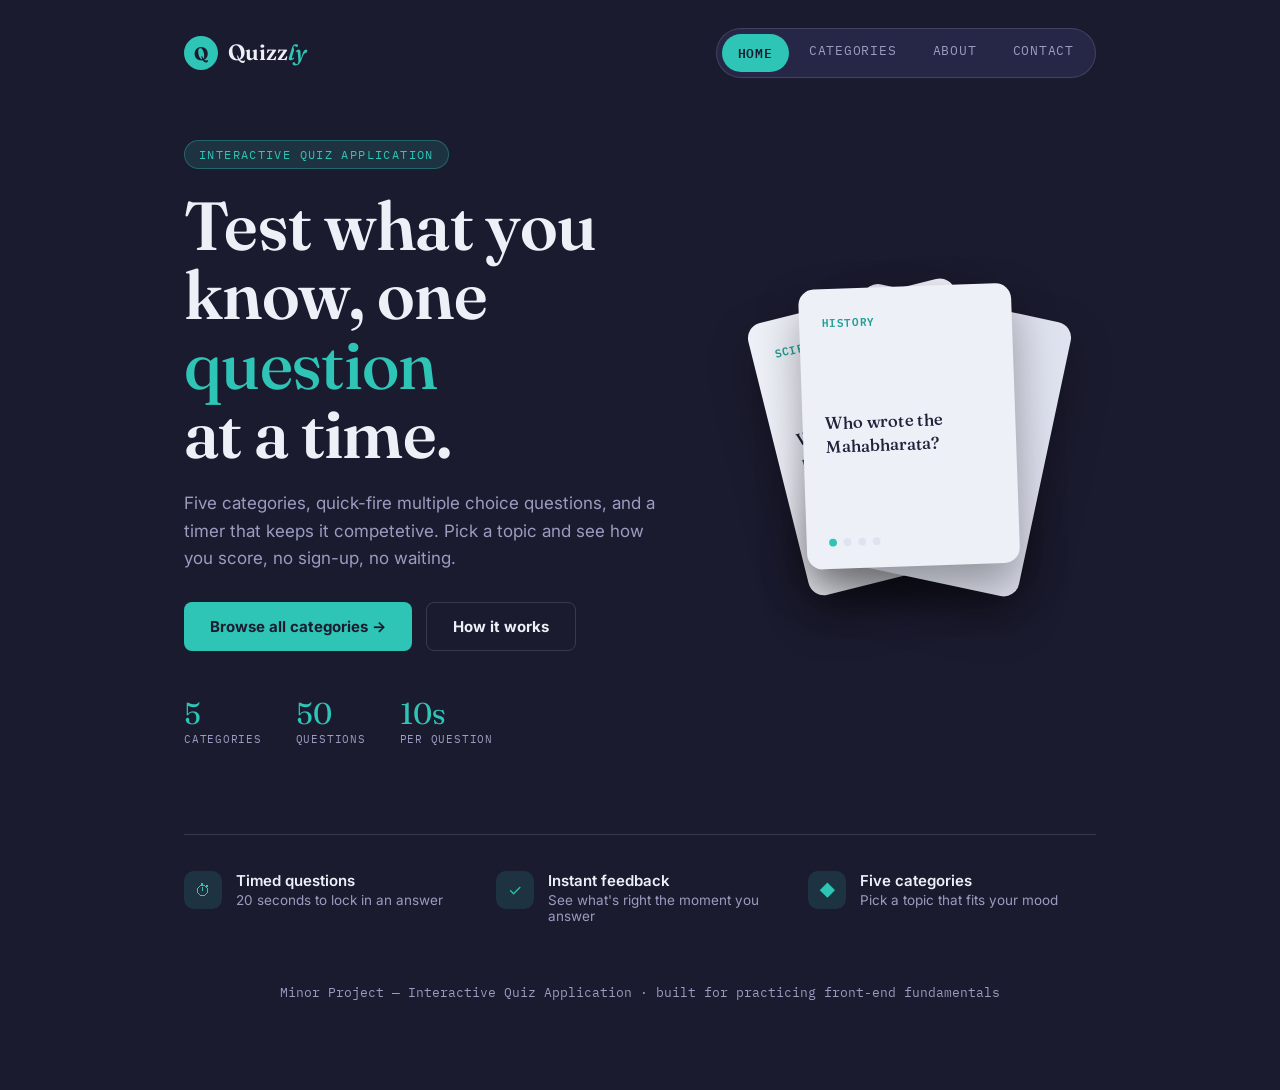
<file: index.html>
<!DOCTYPE html>
<html lang="en">
<head>
<meta charset="UTF-8">
<meta name="viewport" content="width=device-width, initial-scale=1.0">
<title>Quizzly — Test What You Know</title>
<link rel="preconnect" href="https://fonts.googleapis.com">
<link href="https://fonts.googleapis.com/css2?family=Fraunces:ital,opsz,wght@0,9..144,400;0,9..144,600;0,9..144,700;1,9..144,500&family=Inter:wght@400;500;600;700&family=IBM+Plex+Mono:wght@400;500;600&display=swap" rel="stylesheet">
<link rel="stylesheet" href="CSS/styles.css">
</head>
<body>

<header class="topbar">
  <div class="topbar-inner">
    <a class="brand" href="index.html">
      <div class="mark">Q</div>
      <div class="name">Quizz<em>ly</em></div>
    </a>
    <nav class="tabs" aria-label="Primary">
      <a href="index.html" data-page="home">Home</a>
      <a href="categories.html" data-page="categories">Categories</a>
      <a href="about.html" data-page="about">About</a>
      <a href="contact.html" data-page="contact">Contact</a>
    </nav>
  </div>
</header>

<div class="shell">
  <main class="view">
    <section class="hero hero-full">
      <div class="hero-copy">
        <span class="eyebrow">Interactive Quiz Application</span>
        <h1>Test what you<br>know, one <span class="accent">question</span><br>at a time.</h1>
        <p class="lede">Five categories, quick-fire multiple choice questions, and a timer that keeps it competetive. Pick a topic and see how you score, no sign-up, no waiting.</p>
        <div class="cta-row">
          <a class="btn btn-lg" href="categories.html">Browse all categories →</a>
          <a class="btn ghost btn-lg" href="about.html">How it works</a>
        </div>
        <div class="stats-row">
          <div class="stat"><div class="num" id="statCats"></div><div class="label">Categories</div></div>
          <div class="stat"><div class="num" id="statQs"></div><div class="label">Questions</div></div>
          <div class="stat"><div class="num">10s</div><div class="label">Per question</div></div>
        </div>
      </div>
      <div class="deck deck-lg" aria-hidden="true">
        <div class="card"><span class="tag">Science</span><div class="q">What is the powerhouse of the cell?</div><div class="dot-row"><span></span><span></span><span></span><span></span></div></div>
        <div class="card"><span class="tag">History</span><div class="q">Who wrote the Mahabharata?</div><div class="dot-row"><span></span><span></span><span></span><span></span></div></div>
        <div class="card"><span class="tag">Tech</span><div class="q">What does HTML stand for?</div><div class="dot-row"><span></span><span></span><span></span><span></span></div></div>
      </div>
    </section>

    <div class="highlights-row">
      <div class="highlight-item">
        <span class="hi-icon">⏱</span>
        <div><strong>Timed questions</strong><span>20 seconds to lock in an answer</span></div>
      </div>
      <div class="highlight-item">
        <span class="hi-icon">✓</span>
        <div><strong>Instant feedback</strong><span>See what's right the moment you answer</span></div>
      </div>
      <div class="highlight-item">
        <span class="hi-icon">◆</span>
        <div><strong>Five categories</strong><span>Pick a topic that fits your mood</span></div>
      </div>
    </div>
  </main>
  <footer>Minor Project — Interactive Quiz Application &middot; built for practicing front-end fundamentals</footer>
</div>

<script src="Js/data.js"></script>
<script>
  document.getElementById('statCats').textContent = CATEGORIES.length;
  document.getElementById('statQs').textContent = Object.values(QUESTIONS).reduce((a,b)=>a+b.length,0);
  markActiveNav('home');
</script>
</body>
</html>
</file>
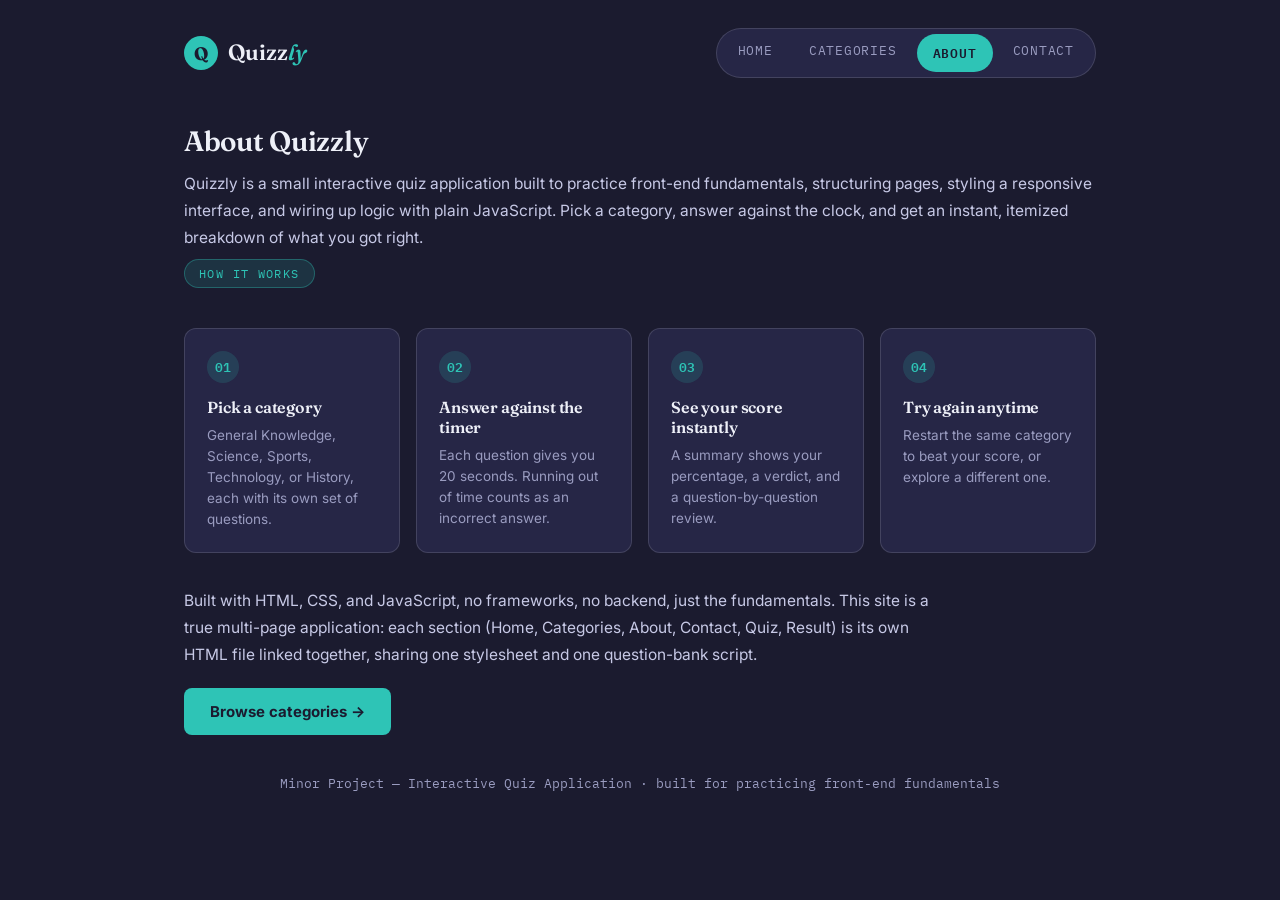
<file: about.html>
<!DOCTYPE html>
<html lang="en">
<head>
<meta charset="UTF-8">
<meta name="viewport" content="width=device-width, initial-scale=1.0">
<title>About — Quizzly</title>
<link rel="preconnect" href="https://fonts.googleapis.com">
<link href="https://fonts.googleapis.com/css2?family=Fraunces:ital,opsz,wght@0,9..144,400;0,9..144,600;0,9..144,700;1,9..144,500&family=Inter:wght@400;500;600;700&family=IBM+Plex+Mono:wght@400;500;600&display=swap" rel="stylesheet">
<link rel="stylesheet" href="CSS/styles.css">
</head>
<body>

<header class="topbar">
  <div class="topbar-inner">
    <a class="brand" href="index.html">
      <div class="mark">Q</div>
      <div class="name">Quizz<em>ly</em></div>
    </a>
    <nav class="tabs" aria-label="Primary">
      <a href="index.html" data-page="home">Home</a>
      <a href="categories.html" data-page="categories">Categories</a>
      <a href="about.html" data-page="about">About</a>
      <a href="contact.html" data-page="contact">Contact</a>
    </nav>
  </div>
</header>

<div class="shell">
  <main class="view">
    <div class="about-intro">
      <h2 class="page-title">About Quizzly</h2>
      <p>Quizzly is a small interactive quiz application built to practice front-end fundamentals, structuring pages, styling a responsive interface, and wiring up logic with plain JavaScript. Pick a category, answer against the clock, and get an instant, itemized breakdown of what you got right.</p>
    </div>

    <span class="eyebrow">How it works</span>
    <div class="step-grid step-grid-row">
      <div class="step-card">
        <div class="num">01</div>
        <h3>Pick a category</h3>
        <p>General Knowledge, Science, Sports, Technology, or History, each with its own set of questions.</p>
      </div>
      <div class="step-card">
        <div class="num">02</div>
        <h3>Answer against the timer</h3>
        <p>Each question gives you 20 seconds. Running out of time counts as an incorrect answer.</p>
      </div>
      <div class="step-card">
        <div class="num">03</div>
        <h3>See your score instantly</h3>
        <p>A summary shows your percentage, a verdict, and a question-by-question review.</p>
      </div>
      <div class="step-card">
        <div class="num">04</div>
        <h3>Try again anytime</h3>
        <p>Restart the same category to beat your score, or explore a different one.</p>
      </div>
    </div>

    <div class="about-outro">
      <p>Built with HTML, CSS, and JavaScript, no frameworks, no backend, just the fundamentals. This site is a true multi-page application: each section (Home, Categories, About, Contact, Quiz, Result) is its own HTML file linked together, sharing one stylesheet and one question-bank script.</p>
      <a class="btn" href="categories.html">Browse categories →</a>
    </div>
  </main>
  <footer>Minor Project — Interactive Quiz Application &middot; built for practicing front-end fundamentals</footer>
</div>

<script src="Js/data.js"></script>
<script>markActiveNav('about');</script>
</body>
</html>
</file>
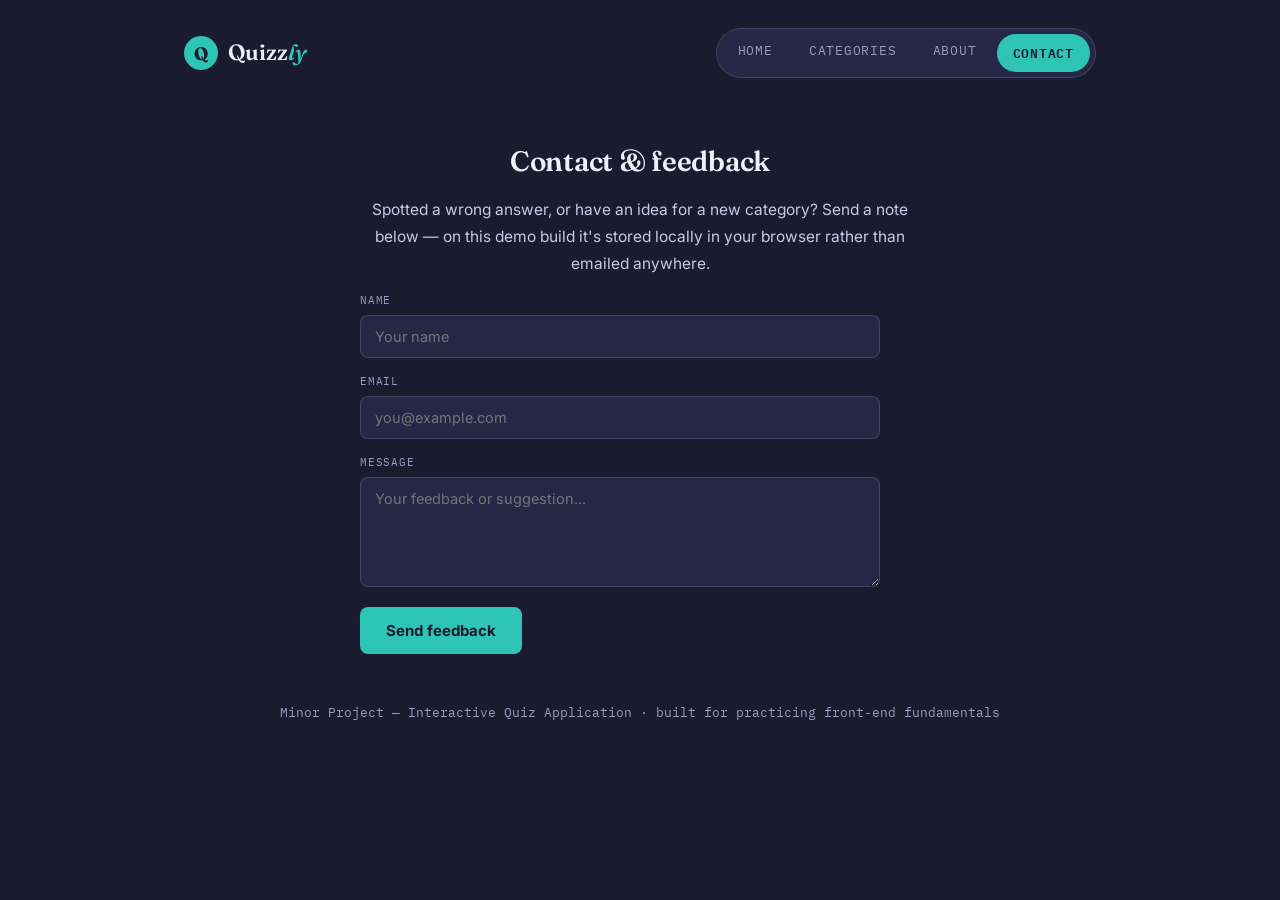
<file: contact.html>
<!DOCTYPE html>
<html lang="en">
<head>
<meta charset="UTF-8">
<meta name="viewport" content="width=device-width, initial-scale=1.0">
<title>Contact — Quizzly</title>
<link rel="preconnect" href="https://fonts.googleapis.com">
<link href="https://fonts.googleapis.com/css2?family=Fraunces:ital,opsz,wght@0,9..144,400;0,9..144,600;0,9..144,700;1,9..144,500&family=Inter:wght@400;500;600;700&family=IBM+Plex+Mono:wght@400;500;600&display=swap" rel="stylesheet">
<link rel="stylesheet" href="CSS/styles.css">
</head>
<body>

<header class="topbar">
  <div class="topbar-inner">
    <a class="brand" href="index.html">
      <div class="mark">Q</div>
      <div class="name">Quizz<em>ly</em></div>
    </a>
    <nav class="tabs" aria-label="Primary">
      <a href="index.html" data-page="home">Home</a>
      <a href="categories.html" data-page="categories">Categories</a>
      <a href="about.html" data-page="about">About</a>
      <a href="contact.html" data-page="contact">Contact</a>
    </nav>
  </div>
</header>

<div class="shell">
  <main class="view">
    <div class="prose prose-center">
      <h2 style="margin-top:36px;">Contact &amp; feedback</h2>
      <p>Spotted a wrong answer, or have an idea for a new category? Send a note below — on this demo build it's stored locally in your browser rather than emailed anywhere.</p>
      <form class="contact-form" id="contactForm">
        <div class="field">
          <label for="cName">Name</label>
          <input id="cName" type="text" required placeholder="Your name">
        </div>
        <div class="field">
          <label for="cEmail">Email</label>
          <input id="cEmail" type="email" required placeholder="you@example.com">
        </div>
        <div class="field">
          <label for="cMsg">Message</label>
          <textarea id="cMsg" required placeholder="Your feedback or suggestion..."></textarea>
        </div>
        <div>
          <button type="submit" class="btn">Send feedback</button>
        </div>
        <div class="form-note" id="formNote">Thanks — your feedback has been noted. This is a front-end demo, so nothing is sent to a server.</div>
      </form>
    </div>
  </main>
  <footer>Minor Project — Interactive Quiz Application &middot; built for practicing front-end fundamentals</footer>
</div>

<script src="Js/data.js"></script>
<script>
  markActiveNav('contact');
  document.getElementById('contactForm').addEventListener('submit', function(e){
    e.preventDefault();
    document.getElementById('formNote').classList.add('show');
    e.target.reset();
  });
</script>
</body>
</html>
</file>
<file: CSS/styles.css>
:root{
  font-size:16px;
}
*{box-sizing:border-box;}
html,body{margin:0;padding:0;}
body{
  background:#1B1B2F;
  color:#EEF0F8;
  font-family:'Inter',sans-serif;
  min-height:100vh;
  -webkit-font-smoothing:antialiased;
  overflow-x:hidden;
}

h1,h2,h3,.display{
  font-family:'Fraunces',serif;
  font-weight:600;
  letter-spacing:-0.01em;
}
.mono{
  font-family:'IBM Plex Mono',monospace;
  text-transform:uppercase;
  letter-spacing:0.08em;
}
a{color:inherit; text-decoration:none;}
button{font-family:inherit;cursor:pointer;}

.shell{
  max-width:960px;
  margin:0 auto;
  padding:0 24px 80px;
}
.shell-wide{
  max-width:1120px;
}
header.topbar{
  display:flex;
  align-items:center;
  justify-content:space-between;
  padding:28px 24px 10px;
  max-width:960px;
  margin:0 auto;
}
.topbar-inner{display:flex;align-items:center;justify-content:space-between;gap:20px;width:100%;}
.brand{
  display:flex;
  align-items:baseline;
  gap:10px;
}
.brand .mark{
  width:34px;height:34px;
  border-radius:50%;
  background:#2EC4B6;
  display:flex;align-items:center;justify-content:center;
  color:#1B1B2F;
  font-family:'Fraunces',serif;
  font-weight:700;
  font-size:18px;
  flex-shrink:0;
}
.brand .name{
  font-size:22px;
  font-family:'Fraunces',serif;
  font-weight:600;
}
.brand .name em{
  font-style:italic;
  color:#2EC4B6;
}

nav.tabs{
  display:flex;
  gap:4px;
  background:#262646;
  padding:5px;
  border-radius:999px;
  border:1px solid rgba(238,240,248,0.14);
}
nav.tabs a{
  background:transparent;
  border:none;
  color:#9A9CC0;
  padding:8px 16px;
  border-radius:999px;
  font-size:13px;
  font-family:'IBM Plex Mono',monospace;
  letter-spacing:0.06em;
  text-transform:uppercase;
  transition:background .25s ease, color .25s ease;
  white-space:nowrap;
  display:inline-block;
}
nav.tabs a.active{
  background:#2EC4B6;
  color:#1B1B2F;
  font-weight:600;
}
nav.tabs a:hover:not(.active){
  color:#EEF0F8;
}
@media (max-width:640px){
  header.topbar{flex-direction:column;align-items:stretch;gap:16px;padding:20px 16px 6px;}
  .shell{padding:0 16px 60px;}
  nav.tabs{overflow-x:auto;justify-content:flex-start;}
}

.hero{
  padding:56px 0 40px;
  display:grid;
  grid-template-columns:1.1fr 0.9fr;
  gap:40px;
  align-items:center;
}
@media (max-width:760px){
  .hero{grid-template-columns:1fr; padding:32px 0 20px;}
}
.hero h1{
  font-size:clamp(36px,6vw,58px);
  line-height:1.02;
  margin:0 0 18px;
}
.hero h1 .accent{color:#2EC4B6; font-weight:500;}
.hero p.lede{
  font-size:17px;
  color:#9A9CC0;
  max-width:44ch;
  line-height:1.6;
  margin:0 0 30px;
}

/* full-focus home hero — the sole centerpiece of the home page */
.hero-full{
  min-height:calc(100vh - 170px);
  padding:40px 0 60px;
  grid-template-columns:1.15fr 0.85fr;
  gap:56px;
}
@media (max-width:760px){
  .hero-full{min-height:0; padding:24px 0 30px;}
}
.hero-copy{max-width:620px;}
.eyebrow{
  display:inline-block;
  font-family:'IBM Plex Mono',monospace;
  font-size:11.5px;
  letter-spacing:0.12em;
  text-transform:uppercase;
  color:#2EC4B6;
  background:rgba(46,196,182,0.14);
  border:1px solid rgba(46,196,182,0.35);
  border-radius:999px;
  padding:6px 14px;
  margin-bottom:22px;
}
.hero-full h1{
  font-size:clamp(42px,6.4vw,68px);
  margin-bottom:22px;
}
.hero-full .lede{
  font-size:18.5px;
  max-width:48ch;
  margin-bottom:36px;
}
.cta-row{display:flex; gap:14px; flex-wrap:wrap; margin-bottom:44px;}
.btn-lg{padding:17px 32px; font-size:16.5px; border-radius:10px;}

.highlights-row{
  display:flex;
  flex-direction:row;
  justify-content:space-between;
  gap:24px;
  margin-top:16px;
  padding-top:36px;
  padding-bottom:20px;
  border-top:1px solid rgba(238,240,248,0.14);
}
@media (max-width:760px){
  .highlights-row{flex-direction:column;}
}
.highlight-item{
  display:flex;
  align-items:flex-start;
  gap:14px;
  flex:1;
}
.highlight-item .hi-icon{
  width:38px;height:38px;
  flex-shrink:0;
  border-radius:10px;
  background:rgba(46,196,182,0.14);
  color:#2EC4B6;
  display:flex;align-items:center;justify-content:center;
  font-size:16px;
}
.highlight-item div{display:flex; flex-direction:column; gap:2px;}
.highlight-item strong{font-size:15px; font-weight:600; color:#EEF0F8;}
.highlight-item span{font-size:13.5px; color:#9A9CC0;}

.deck-lg{transform:scale(1.12); transform-origin:center;}
@media (max-width:760px){ .deck-lg{transform:none;} }
.btn{
  display:inline-flex;
  align-items:center;
  gap:10px;
  background:#2EC4B6;
  color:#1B1B2F;
  border:none;
  padding:14px 26px;
  border-radius:8px;
  font-weight:700;
  font-size:15px;
  transition:transform .18s ease, background .18s ease;
}
.btn:hover{background:#1E9E92; transform:translateY(-2px);}
.btn.ghost{
  background:transparent;
  color:#EEF0F8;
  border:1px solid rgba(238,240,248,0.14);
}
.btn.ghost:hover{border-color:#2EC4B6; color:#2EC4B6; background:transparent;}
.btn.small{padding:9px 16px; font-size:13px;}
.btn:disabled{opacity:.4; cursor:not-allowed; transform:none;}

/* fanned card stack — signature motif */
.deck{
  position:relative;
  height:280px;
}
.deck .card{
  position:absolute;
  top:0;left:50%;
  width:190px;height:250px;
  background:#EEF0F8;
  border-radius:14px;
  box-shadow:0 20px 40px rgba(0,0,0,0.35);
  transform-origin:bottom center;
  padding:20px;
  color:#22223B;
  display:flex;
  flex-direction:column;
  justify-content:space-between;
}
.deck .card:nth-child(1){transform:translateX(-50%) rotate(-14deg) translateY(6px); z-index:1;}
.deck .card:nth-child(2){transform:translateX(-50%) rotate(-2deg); z-index:2;}
.deck .card:nth-child(3){transform:translateX(-50%) rotate(12deg) translateY(10px); z-index:1; background:#DFE2EF;}
.deck .card .tag{
  font-family:'IBM Plex Mono',monospace;
  font-size:10px;
  text-transform:uppercase;
  letter-spacing:0.08em;
  color:#1E9E92;
  font-weight:600;
}
.deck .card .q{
  font-family:'Fraunces',serif;
  font-size:15px;
  line-height:1.35;
  font-weight:500;
}
.deck .card .dot-row{display:flex; gap:6px;}
.deck .card .dot-row span{width:7px;height:7px;border-radius:50%;background:#DFE2EF;display:block;}
.deck .card:nth-child(2) .dot-row span:nth-child(1){background:#2EC4B6;}
@media (max-width:760px){ .deck{height:220px; margin-top:10px;} .deck .card{width:150px; height:190px; padding:14px;} }

.stats-row{
  display:flex;
  gap:34px;
  margin-top:36px;
  flex-wrap:wrap;
}
.stats-row .stat .num{
  font-family:'Fraunces',serif;
  font-size:30px;
  color:#2EC4B6;
}
.stats-row .stat .label{
  font-family:'IBM Plex Mono',monospace;
  font-size:11px;
  text-transform:uppercase;
  letter-spacing:0.07em;
  color:#9A9CC0;
}

.section-head{
  display:flex;
  align-items:baseline;
  justify-content:space-between;
  margin:56px 0 22px;
  border-bottom:1px solid rgba(238,240,248,0.14);
  padding-bottom:14px;
}
.section-head h2{font-size:26px; margin:0;}
.section-head .count{font-family:'IBM Plex Mono',monospace; font-size:12px; color:#9A9CC0;}

/* ===== Category cards ===== */
.cat-grid{
  display:grid;
  grid-template-columns:repeat(auto-fill,minmax(210px,1fr));
  gap:16px;
}
.cat-card{
  background:#262646;
  border:1px solid rgba(238,240,248,0.14);
  border-radius:12px;
  padding:22px;
  text-align:left;
  color:#EEF0F8;
  transition:border-color .2s ease, transform .2s ease;
  display:flex;
  flex-direction:column;
  gap:14px;
  position:relative;
  overflow:hidden;
  width:100%;
}
.cat-card:hover{border-color:#2EC4B6; transform:translateY(-3px);}
.cat-card .icon{
  width:40px;height:40px;
  border-radius:10px;
  display:flex;align-items:center;justify-content:center;
  background:rgba(46,196,182,0.16);
  color:#2EC4B6;
}
.cat-card h3{font-size:18px; margin:0;}
.cat-card p{font-size:13px; color:#9A9CC0; margin:0; line-height:1.5;}
.cat-card .meta{font-family:'IBM Plex Mono',monospace; font-size:11px; color:#9A9CC0; text-transform:uppercase; letter-spacing:.06em;}

/* ===== Quiz page ===== */
.quiz-wrap{
  display:flex;
  flex-direction:column;
  align-items:center;
  padding:30px 0 10px;
}
.quiz-top{
  display:flex;
  justify-content:space-between;
  align-items:center;
  width:100%;
  max-width:620px;
  margin-bottom:26px;
}
.progress-track{
  flex:1;
  height:5px;
  background:#262646;
  border-radius:3px;
  margin:0 20px;
  overflow:hidden;
}
.progress-fill{
  height:100%;
  background:#2EC4B6;
  border-radius:3px;
  transition:width .3s ease;
}
.timer-ring{position:relative; width:56px; height:56px; flex-shrink:0;}
.timer-ring svg{transform:rotate(-90deg);}
.timer-ring circle{fill:none; stroke-width:5;}
.timer-ring .bg{stroke:#262646;}
.timer-ring .fg{stroke:#2EC4B6; stroke-linecap:round; transition:stroke-dashoffset 1s linear, stroke .3s ease;}
.timer-ring .num{
  position:absolute; inset:0;
  display:flex;align-items:center;justify-content:center;
  font-family:'IBM Plex Mono',monospace;
  font-size:15px; font-weight:600;
}
.timer-ring.warn .fg{stroke:#E63946;}

.q-card{
  width:100%;
  max-width:620px;
  background:#EEF0F8;
  color:#22223B;
  border-radius:18px;
  padding:36px 32px;
  box-shadow:0 24px 50px rgba(0,0,0,0.35);
}
.q-card .cat-tag{
  font-family:'IBM Plex Mono',monospace;
  font-size:11px;
  text-transform:uppercase;
  letter-spacing:0.08em;
  color:#1E9E92;
  font-weight:600;
  margin-bottom:12px;
  display:block;
}
.q-card h3{font-size:23px; line-height:1.35; margin:0 0 26px;}
.options{display:flex; flex-direction:column; gap:11px;}
.opt{
  text-align:left;
  background:#fff;
  border:1.5px solid #DFE2EF;
  border-radius:10px;
  padding:14px 18px;
  font-size:15px;
  color:#22223B;
  display:flex;
  align-items:center;
  gap:12px;
  transition:border-color .15s ease, background .15s ease, transform .1s ease;
  width:100%;
}
.opt .letter{
  width:26px;height:26px;
  border-radius:50%;
  background:#DFE2EF;
  display:flex;align-items:center;justify-content:center;
  font-family:'IBM Plex Mono',monospace;
  font-size:12px;
  font-weight:600;
  flex-shrink:0;
}
.opt:hover:not(:disabled){border-color:#1E9E92; transform:translateX(2px);}
.opt.correct{background:rgba(67,170,139,0.16); border-color:#43AA8B;}
.opt.correct .letter{background:#43AA8B; color:#fff;}
.opt.wrong{background:rgba(230,57,70,0.12); border-color:#E63946;}
.opt.wrong .letter{background:#E63946; color:#fff;}
.opt:disabled{cursor:default;}

.q-foot{
  display:flex;
  justify-content:flex-end;
  margin-top:24px;
}

.quiz-exit{
  margin-top:22px;
  color:#9A9CC0;
  font-size:13px;
  background:none;
  border:none;
  text-decoration:underline;
}
.quiz-exit:hover{color:#EEF0F8;}

.no-quiz{
  text-align:center;
  padding:60px 20px;
  color:#9A9CC0;
}

/* ===== Result page ===== */
.result-wrap{
  display:flex;
  flex-direction:column;
  align-items:center;
  padding:40px 0;
  text-align:center;
}
.stamp{
  width:170px;height:170px;
  border-radius:50%;
  border:4px solid #2EC4B6;
  display:flex;
  flex-direction:column;
  align-items:center;
  justify-content:center;
  transform:rotate(-6deg);
  margin-bottom:10px;
  position:relative;
}
.stamp::before{
  content:'';
  position:absolute; inset:10px;
  border:1px dashed #2EC4B6;
  border-radius:50%;
  opacity:.6;
}
.stamp .pct{font-family:'Fraunces',serif; font-size:46px; color:#2EC4B6; font-weight:700; line-height:1;}
.stamp .verdict{font-family:'IBM Plex Mono',monospace; font-size:10px; letter-spacing:.1em; text-transform:uppercase; color:#2EC4B6; margin-top:6px;}
.result-wrap h2{margin:22px 0 6px; font-size:26px;}
.result-wrap .sub{color:#9A9CC0; margin-bottom:30px;}
.result-actions{display:flex; gap:12px; flex-wrap:wrap; justify-content:center; margin-bottom:44px;}

.review-list{
  width:100%;
  max-width:640px;
  text-align:left;
  display:flex;
  flex-direction:column;
  gap:10px;
}
.review-item{
  background:#262646;
  border:1px solid rgba(238,240,248,0.14);
  border-radius:10px;
  padding:16px 18px;
  display:flex;
  gap:14px;
  align-items:flex-start;
}
.review-item .mark{
  width:22px;height:22px;
  border-radius:50%;
  flex-shrink:0;
  display:flex;align-items:center;justify-content:center;
  font-size:12px;
  font-weight:700;
  margin-top:2px;
}
.review-item.ok .mark{background:#43AA8B; color:#fff;}
.review-item.bad .mark{background:#E63946; color:#fff;}
.review-item .q-text{font-size:14px; margin-bottom:6px; font-weight:600;}
.review-item .a-text{font-size:13px; color:#9A9CC0; line-height:1.5;}
.review-item .a-text b{color:#EEF0F8; font-weight:600;}

/* ===== About / Contact ===== */
.prose{max-width:640px; padding:20px 0 10px;}
.prose p{color:#C7C9E6; line-height:1.75; font-size:15.5px;}
.prose h2{font-size:28px; margin-bottom:18px;}

/* Contact page — centered content within the shell */
.prose-center{max-width:560px; margin:0 auto; text-align:center;}
.prose-center .contact-form{text-align:left;}
.prose-center .btn{margin:0 auto;}

.page-title{font-size:28px; margin:36px 0 12px;}

/* About page — full-width intro/outro text, cards use the whole shell */
.about-intro{padding-bottom:8px;}
.about-intro p{color:#C7C9E6; line-height:1.75; font-size:15.5px; margin:0;}
.about-outro{padding-top:34px;}
.about-outro p{color:#C7C9E6; line-height:1.75; font-size:15.5px; margin:0 0 20px; max-width:760px;}

/* step cards — About page, all four in a single row */
.step-grid{
  display:grid;
  grid-template-columns:repeat(2,1fr);
  gap:16px;
  margin:18px 0 0;
}
@media (max-width:500px){ .step-grid{grid-template-columns:1fr;} }
.step-grid-row{grid-template-columns:repeat(4,1fr);}
@media (max-width:900px){ .step-grid-row{grid-template-columns:repeat(2,1fr);} }
@media (max-width:500px){ .step-grid-row{grid-template-columns:1fr;} }
.step-card{
  background:#262646;
  border:1px solid rgba(238,240,248,0.14);
  border-radius:12px;
  padding:22px;
  transition:border-color .2s ease, transform .2s ease;
}
.step-card:hover{border-color:#2EC4B6; transform:translateY(-3px);}
.step-card .num{
  display:inline-flex;
  align-items:center;
  justify-content:center;
  width:32px;height:32px;
  border-radius:50%;
  background:rgba(46,196,182,0.16);
  color:#2EC4B6;
  font-family:'IBM Plex Mono',monospace;
  font-size:13px;
  font-weight:600;
  margin-bottom:14px;
}
.step-card h3{font-size:16px; margin:0 0 8px;}
.step-card p{font-size:13.5px; color:#9A9CC0; line-height:1.55; margin:0;}

form.contact-form{
  display:flex;
  flex-direction:column;
  gap:16px;
  max-width:520px;
  margin-top:10px;
}
.field label{
  display:block;
  font-family:'IBM Plex Mono',monospace;
  font-size:11px;
  text-transform:uppercase;
  letter-spacing:0.07em;
  color:#9A9CC0;
  margin-bottom:8px;
}
.field input, .field textarea{
  width:100%;
  background:#262646;
  border:1px solid rgba(238,240,248,0.14);
  border-radius:8px;
  padding:12px 14px;
  color:#EEF0F8;
  font-family:'Inter',sans-serif;
  font-size:14.5px;
  resize:vertical;
}
.field input:focus, .field textarea:focus{
  outline:2px solid #2EC4B6;
  outline-offset:1px;
  border-color:#2EC4B6;
}
.field textarea{min-height:110px;}
.form-note{
  font-size:13px;
  color:#43AA8B;
  background:rgba(67,170,139,0.14);
  border:1px solid rgba(67,170,139,0.45);
  padding:12px 14px;
  border-radius:8px;
  display:none;
}
.form-note.show{display:block;}

footer{
  text-align:center;
  color:#9A9CC0;
  font-size:12.5px;
  padding:40px 0 10px;
  font-family:'IBM Plex Mono',monospace;
}

.view{animation:fadeIn .35s ease;}
@keyframes fadeIn{ from{opacity:0; transform:translateY(6px);} to{opacity:1; transform:translateY(0);} }

[hidden]{display:none !important;}
.sr-only{position:absolute; width:1px;height:1px;overflow:hidden;clip:rect(0,0,0,0);}
button:focus-visible, .opt:focus-visible, input:focus-visible, textarea:focus-visible, a:focus-visible{
  outline:2px solid #2EC4B6; outline-offset:2px;
}
</file>
